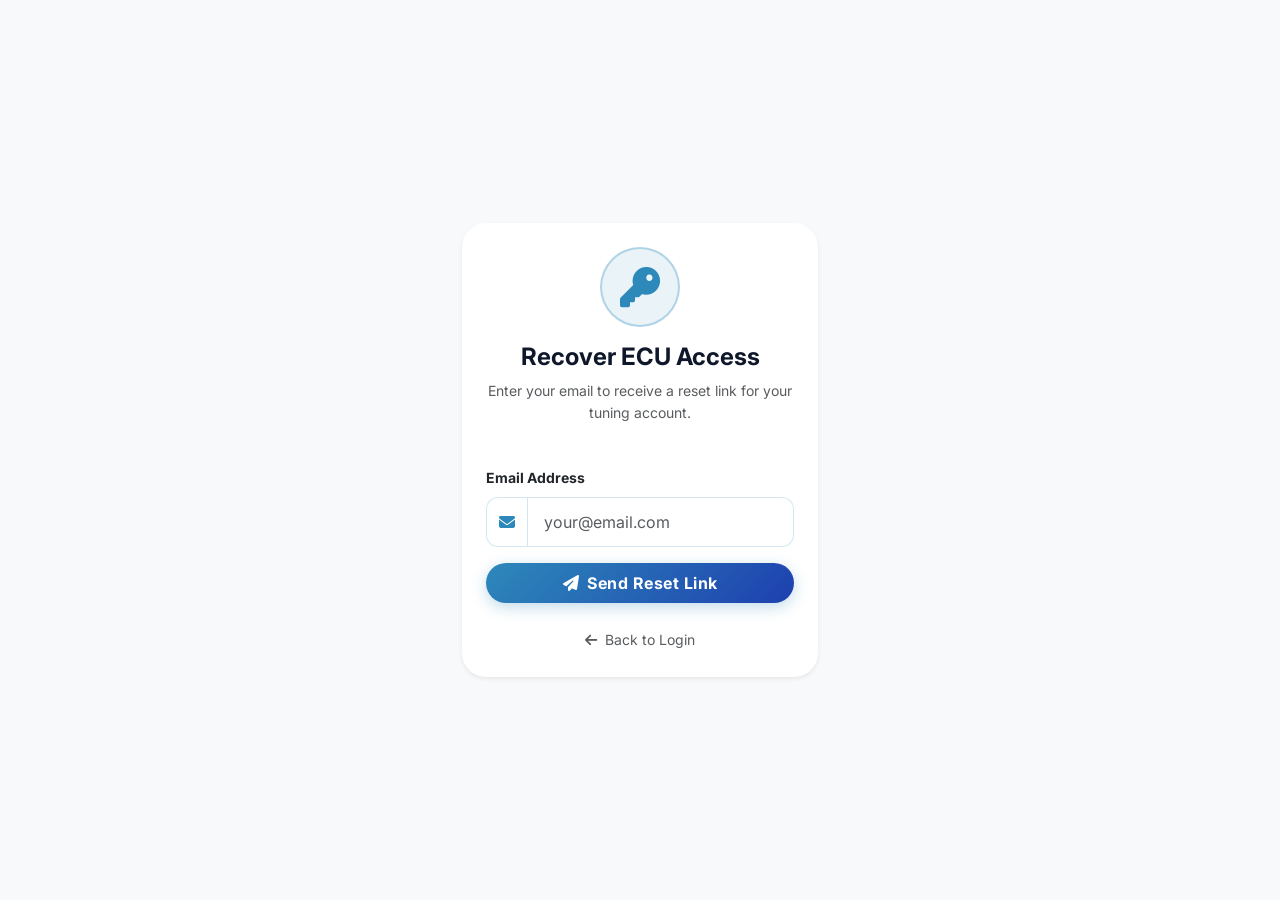
<file: forgot-password.html>
﻿<!DOCTYPE html>
<html lang="en">
<head>
    <meta charset="UTF-8">
    <title>Recover ECU Access | AutoDyno AI</title>
    <link href="https://cdn.jsdelivr.net/npm/bootstrap@5.3.0/dist/css/bootstrap.min.css" rel="stylesheet">
    <link href="https://cdnjs.cloudflare.com/ajax/libs/font-awesome/6.4.0/css/all.min.css" rel="stylesheet">
    <link rel="stylesheet" href="style.css">
</head>
<body class="bg-light d-flex align-items-center justify-content-center vh-100">

    <div class="container">
        <div class="row justify-content-center">
            <div class="col-md-4">
                <div class="card auth-card bg-white border-0 shadow-sm p-4 rounded-4">
                    <div class="text-center mb-4">
                        <div class="recovery-icon mx-auto mb-3">
                            <i class="fas fa-key text-primary"></i>
                        </div>
                        <h4 class="fw-bold">Recover ECU Access</h4>
                        <p class="text-muted small">Enter your email to receive a reset link for your tuning account.</p>
                    </div>
                    
                    <form>
                        <div class="mb-3">
                            <label class="form-label small fw-bold">Email Address</label>
                            <div class="input-group">
                                <span class="input-group-text">
                                    <i class="fas fa-envelope text-primary"></i>
                                </span>
                                <input type="email" class="form-control" placeholder="your@email.com" required>
                            </div>
                        </div>
                        
                        <button type="submit" class="btn btn-primary w-100 rounded-pill py-2 fw-bold">
                            <i class="fas fa-paper-plane me-2"></i>Send Reset Link
                        </button>
                    </form>
                    
                    <div class="text-center mt-4">
                        <a href="owner-login.html" class="text-muted small text-decoration-none">
                            <i class="fas fa-arrow-left me-2"></i>Back to Login
                        </a>
                    </div>
                </div>
            </div>
        </div>
    </div>
</body>
</html>
</file>
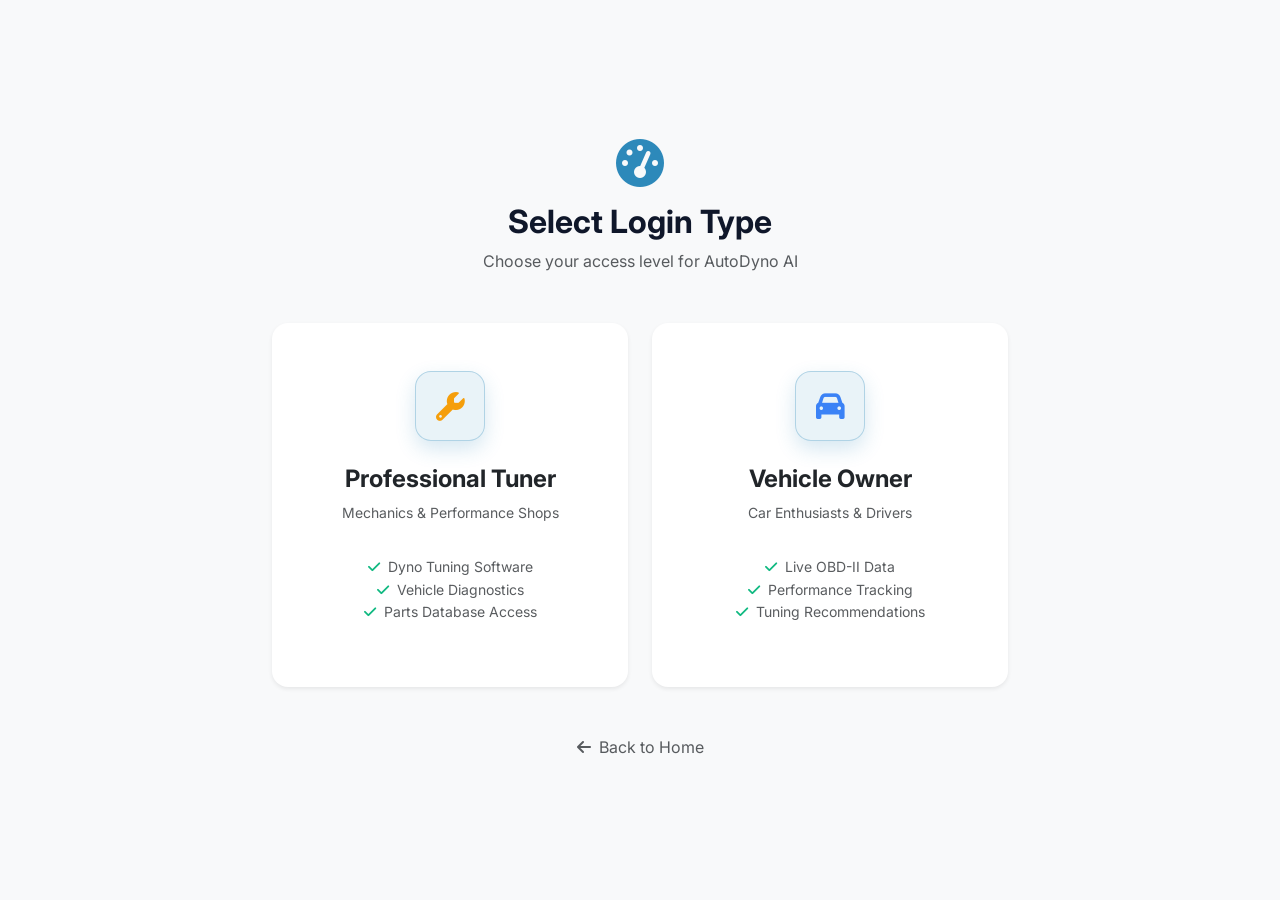
<file: login-choice.html>
﻿<!DOCTYPE html>
<html lang="en">
<head>
    <meta charset="UTF-8">
    <title>AutoDyno AI - Select Login</title>
    <link href="https://cdn.jsdelivr.net/npm/bootstrap@5.3.0/dist/css/bootstrap.min.css" rel="stylesheet">
    <link href="https://cdnjs.cloudflare.com/ajax/libs/font-awesome/6.4.0/css/all.min.css" rel="stylesheet">
    <link rel="stylesheet" href="style.css">
</head>
<body class="bg-light d-flex align-items-center justify-content-center vh-100">

    <div class="container text-center">
        <div class="mb-5">
            <i class="fas fa-tachometer-alt fa-3x text-primary mb-3"></i>
            <h2 class="fw-bold">Select Login Type</h2>
            <p class="text-muted">Choose your access level for AutoDyno AI</p>
        </div>
        
        <div class="row justify-content-center g-4">
            <div class="col-md-4">
                <a href="tuner-login.html" class="text-decoration-none">
                    <div class="card card-choice shadow-sm p-5 rounded-4 bg-white border-0 h-100">
                        <div class="icon-box mb-4 mx-auto">
                            <i class="fas fa-wrench text-warning"></i>
                        </div>
                        <h4 class="text-dark">Professional Tuner</h4>
                        <p class="text-muted small">Mechanics & Performance Shops</p>
                        <ul class="list-unstyled small text-muted mt-3">
                            <li><i class="fas fa-check text-success me-2"></i>Dyno Tuning Software</li>
                            <li><i class="fas fa-check text-success me-2"></i>Vehicle Diagnostics</li>
                            <li><i class="fas fa-check text-success me-2"></i>Parts Database Access</li>
                        </ul>
                    </div>
                </a>
            </div>
            <div class="col-md-4">
                <a href="owner-login.html" class="text-decoration-none">
                    <div class="card card-choice shadow-sm p-5 rounded-4 bg-white border-0 h-100">
                        <div class="icon-box mb-4 mx-auto">
                            <i class="fas fa-car text-info"></i>
                        </div>
                        <h4 class="text-dark">Vehicle Owner</h4>
                        <p class="text-muted small">Car Enthusiasts & Drivers</p>
                        <ul class="list-unstyled small text-muted mt-3">
                            <li><i class="fas fa-check text-success me-2"></i>Live OBD-II Data</li>
                            <li><i class="fas fa-check text-success me-2"></i>Performance Tracking</li>
                            <li><i class="fas fa-check text-success me-2"></i>Tuning Recommendations</li>
                        </ul>
                    </div>
                </a>
            </div>
        </div>
        
        <div class="mt-5">
            <a href="index.html" class="text-muted text-decoration-none">
                <i class="fas fa-arrow-left me-2"></i>Back to Home
            </a>
        </div>
    </div>

</body>
</html>
</file>
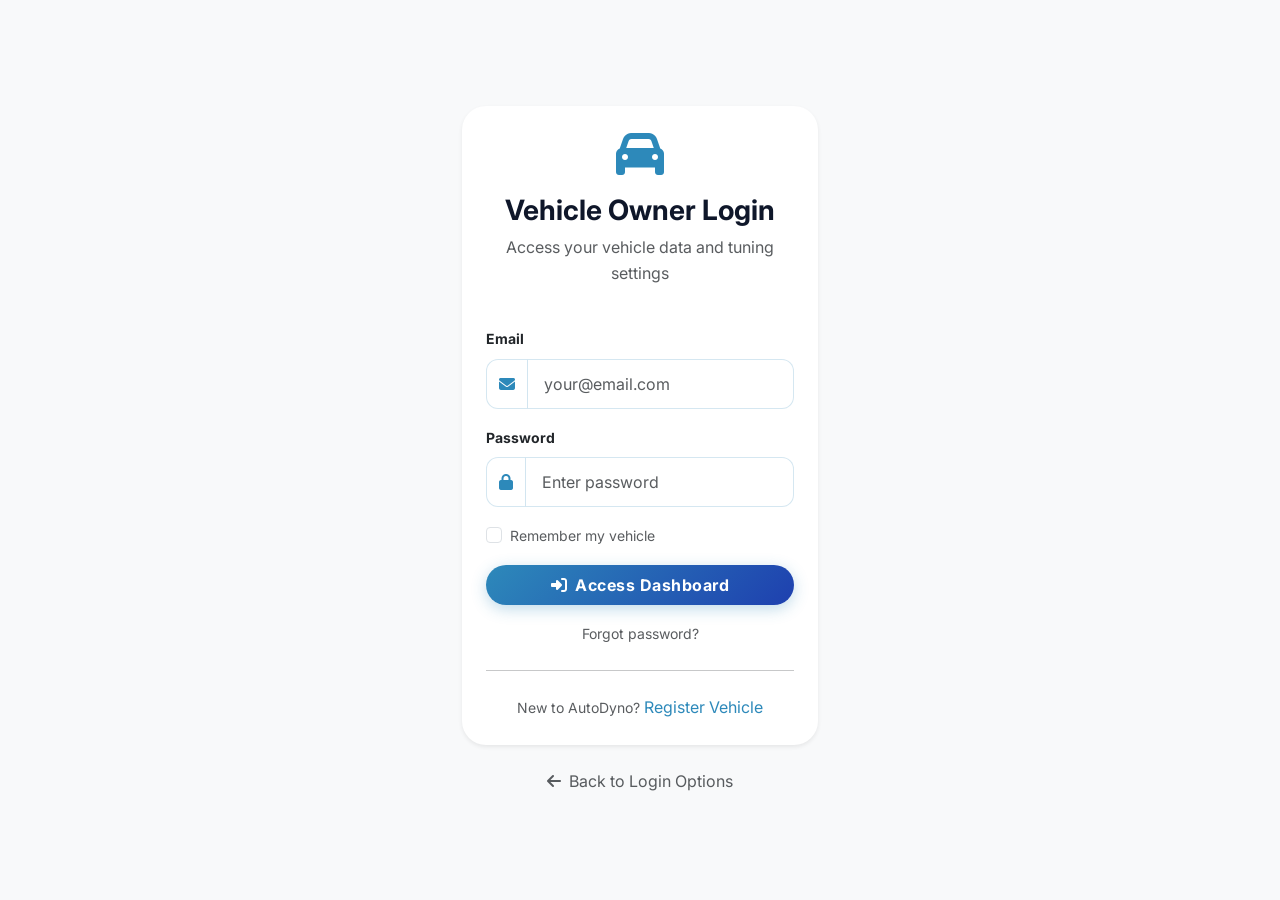
<file: owner-login.html>
﻿<!DOCTYPE html>
<html lang="en">
<head>
    <meta charset="UTF-8">
    <title>Owner Login | AutoDyno AI</title>
    <link href="https://cdn.jsdelivr.net/npm/bootstrap@5.3.0/dist/css/bootstrap.min.css" rel="stylesheet">
    <link href="https://cdnjs.cloudflare.com/ajax/libs/font-awesome/6.4.0/css/all.min.css" rel="stylesheet">
    <link rel="stylesheet" href="style.css">
</head>
<body class="bg-light d-flex align-items-center justify-content-center vh-100">

    <div class="container">
        <div class="row justify-content-center">
            <div class="col-md-4">
                <div class="card auth-card bg-white border-0 shadow-sm p-4 rounded-4">
                    <div class="text-center mb-4">
                        <i class="fas fa-car fa-3x text-primary mb-3"></i>
                        <h3 class="fw-bold">Vehicle Owner Login</h3>
                        <p class="text-muted">Access your vehicle data and tuning settings</p>
                    </div>
                    
                    <form>
                        <div class="mb-3">
                            <label class="form-label small fw-bold">Email</label>
                            <div class="input-group">
                                <span class="input-group-text">
                                    <i class="fas fa-envelope text-primary"></i>
                                </span>
                                <input type="email" class="form-control" placeholder="your@email.com">
                            </div>
                        </div>
                        
                        <div class="mb-3">
                            <label class="form-label small fw-bold">Password</label>
                            <div class="input-group">
                                <span class="input-group-text">
                                    <i class="fas fa-lock text-primary"></i>
                                </span>
                                <input type="password" class="form-control" placeholder="Enter password">
                            </div>
                        </div>
                        
                        <div class="mb-3 form-check">
                            <input type="checkbox" class="form-check-input" id="remember">
                            <label class="form-check-label small text-muted" for="remember">Remember my vehicle</label>
                        </div>
                        
                        <button type="submit" class="btn btn-primary w-100 rounded-pill py-2 fw-bold mb-3">
                            <i class="fas fa-sign-in-alt me-2"></i>Access Dashboard
                        </button>
                    </form>
                    
                    <div class="text-center">
                        <a href="forgot-password.html" class="text-muted small text-decoration-none">Forgot password?</a>
                    </div>
                    
                    <hr class="my-4">
                    
                    <div class="text-center">
                        <span class="text-muted small">New to AutoDyno? </span>
                        <a href="registration.html" class="text-primary text-decoration-none">Register Vehicle</a>
                    </div>
                </div>
            </div>
        </div>
        
        <div class="text-center mt-4">
            <a href="login-choice.html" class="text-muted text-decoration-none">
                <i class="fas fa-arrow-left me-2"></i>Back to Login Options
            </a>
        </div>
    </div>
</body>
</html>
</file>
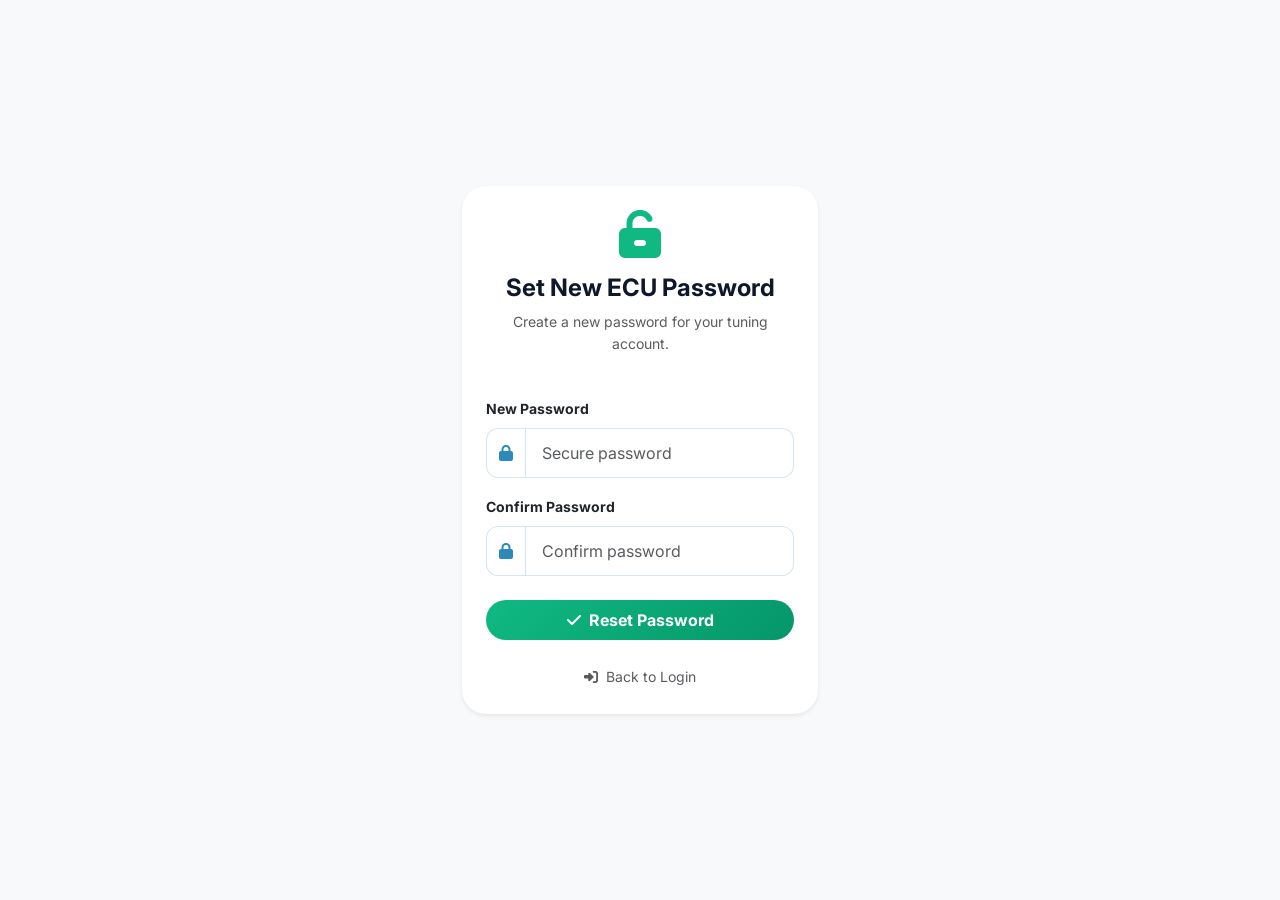
<file: recover-password.html>
﻿<!DOCTYPE html>
<html lang="en">
<head>
    <meta charset="UTF-8">
    <title>Reset ECU Password | AutoDyno AI</title>
    <link href="https://cdn.jsdelivr.net/npm/bootstrap@5.3.0/dist/css/bootstrap.min.css" rel="stylesheet">
    <link href="https://cdnjs.cloudflare.com/ajax/libs/font-awesome/6.4.0/css/all.min.css" rel="stylesheet">
    <link rel="stylesheet" href="style.css">
</head>
<body class="bg-light d-flex align-items-center justify-content-center vh-100">

    <div class="container">
        <div class="row justify-content-center">
            <div class="col-md-4">
                <div class="card auth-card bg-white border-0 shadow-sm p-4 rounded-4">
                    <div class="text-center mb-4">
                        <i class="fas fa-unlock-alt fa-3x text-success mb-3"></i>
                        <h4 class="fw-bold">Set New ECU Password</h4>
                        <p class="text-muted small">Create a new password for your tuning account.</p>
                    </div>
                    
                    <form>
                        <div class="mb-3">
                            <label class="form-label small fw-bold">New Password</label>
                            <div class="input-group">
                                <span class="input-group-text">
                                    <i class="fas fa-lock text-primary"></i>
                                </span>
                                <input type="password" class="form-control" placeholder="Secure password">
                            </div>
                        </div>
                        
                        <div class="mb-4">
                            <label class="form-label small fw-bold">Confirm Password</label>
                            <div class="input-group">
                                <span class="input-group-text">
                                    <i class="fas fa-lock text-primary"></i>
                                </span>
                                <input type="password" class="form-control" placeholder="Confirm password">
                            </div>
                        </div>
                        
                        <button type="submit" class="btn btn-success w-100 rounded-pill py-2 fw-bold">
                            <i class="fas fa-check me-2"></i>Reset Password
                        </button>
                    </form>
                    
                    <div class="text-center mt-4">
                        <a href="owner-login.html" class="text-muted small text-decoration-none">
                            <i class="fas fa-sign-in-alt me-2"></i>Back to Login
                        </a>
                    </div>
                </div>
            </div>
        </div>
    </div>
</body>
</html>
</file>
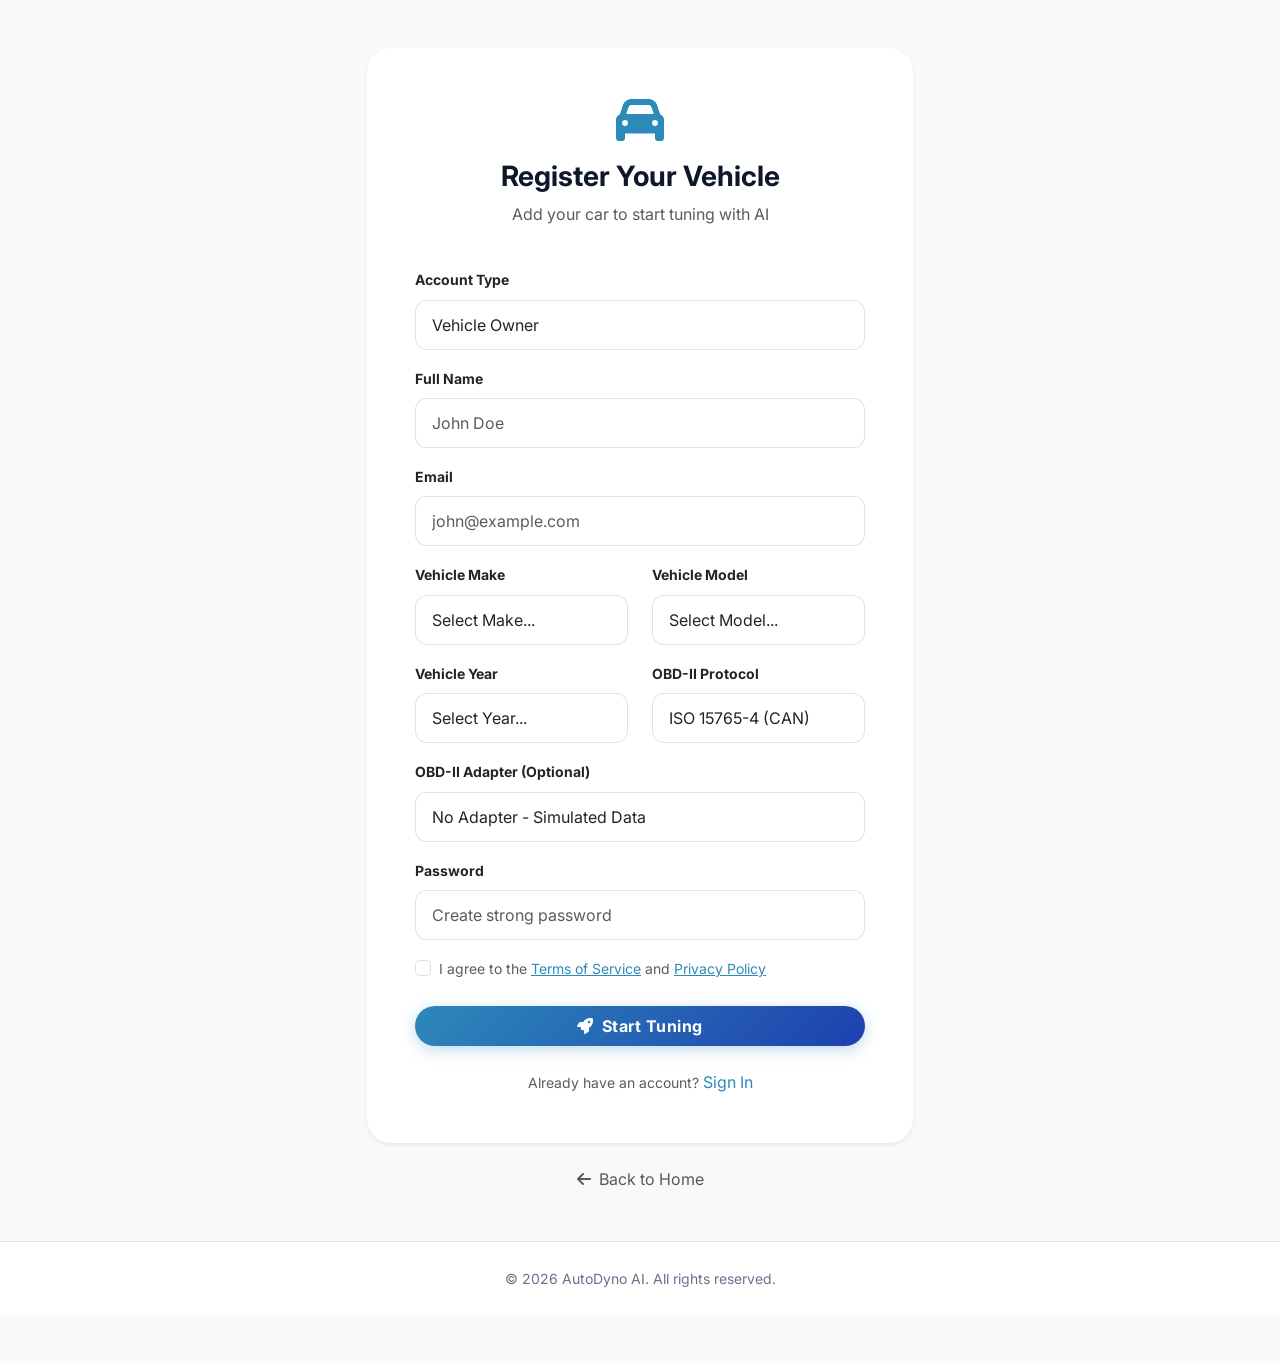
<file: registration.html>
﻿<!DOCTYPE html>
<html lang="en">
<head>
    <meta charset="UTF-8">
    <title>Register Vehicle | AutoDyno AI</title>
    <link href="https://cdn.jsdelivr.net/npm/bootstrap@5.3.0/dist/css/bootstrap.min.css" rel="stylesheet">
    <link href="https://cdnjs.cloudflare.com/ajax/libs/font-awesome/6.4.0/css/all.min.css" rel="stylesheet">
    <link rel="stylesheet" href="style.css">
</head>
<body class="bg-light py-5">
    <div class="container">
        <div class="row justify-content-center">
            <div class="col-md-6">
                <div class="card auth-card p-4 p-lg-5 bg-white border-0 shadow-sm">
                    <div class="text-center mb-4">
                        <i class="fas fa-car fa-3x text-primary mb-3"></i>
                        <h3 class="fw-bold">Register Your Vehicle</h3>
                        <p class="text-muted">Add your car to start tuning with AI</p>
                    </div>
                    
                    <form>
                        <div class="mb-3">
                            <label class="form-label small fw-bold">Account Type</label>
                            <select class="form-select">
                                <option value="owner">Vehicle Owner</option>
                                <option value="tuner">Professional Tuner</option>
                            </select>
                        </div>
                        
                        <div class="mb-3">
                            <label class="form-label small fw-bold">Full Name</label>
                            <input type="text" class="form-control" placeholder="John Doe" required>
                        </div>
                        
                        <div class="mb-3">
                            <label class="form-label small fw-bold">Email</label>
                            <input type="email" class="form-control" placeholder="john@example.com" required>
                        </div>
                        
                        <div class="row">
                            <div class="col-md-6 mb-3">
                                <label class="form-label small fw-bold">Vehicle Make</label>
                                <select class="form-select" id="vehicle-make" required>
                                    <option value="">Select Make...</option>
                                </select>
                            </div>
                            <div class="col-md-6 mb-3">
                                <label class="form-label small fw-bold">Vehicle Model</label>
                                <select class="form-select" id="vehicle-model" required disabled>
                                    <option value="">Select Model...</option>
                                </select>
                            </div>
                        </div>
                        
                        <div class="row">
                            <div class="col-md-6 mb-3">
                                <label class="form-label small fw-bold">Vehicle Year</label>
                                <select class="form-select" id="vehicle-year" required>
                                    <option value="">Select Year...</option>
                                </select>
                            </div>
                            <div class="col-md-6 mb-3">
                                <label class="form-label small fw-bold">OBD-II Protocol</label>
                                <select class="form-select" id="obd-protocol">
                                    <option value="ISO 15765-4 (CAN)">ISO 15765-4 (CAN)</option>
                                    <option value="ISO 14230-4 (KWP)">ISO 14230-4 (KWP)</option>
                                    <option value="ISO 9141-2">ISO 9141-2</option>
                                    <option value="SAE J1850 VPW">SAE J1850 VPW</option>
                                </select>
                            </div>
                        </div>
                        
                        <div class="mb-3">
                            <label class="form-label small fw-bold">OBD-II Adapter (Optional)</label>
                            <select class="form-select" id="obd-adapter">
                                <option value="simulated">No Adapter - Simulated Data</option>
                                <option value="elm327-bt">ELM327 Bluetooth</option>
                                <option value="elm327-wifi">ELM327 WiFi</option>
                                <option value="vcds">VAG-COM (VCDS)</option>
                                <option value="torque">Torque Pro</option>
                                <option value="other">Other</option>
                            </select>
                        </div>
                        
                        <div class="mb-3">
                            <label class="form-label small fw-bold">Password</label>
                            <input type="password" class="form-control" placeholder="Create strong password" required>
                        </div>
                        
                        <div class="mb-4 form-check">
                            <input type="checkbox" class="form-check-input" id="terms" required>
                            <label class="form-check-label small text-muted" for="terms">
                                I agree to the <a href="#" class="text-primary">Terms of Service</a> and <a href="#" class="text-primary">Privacy Policy</a>
                            </label>
                        </div>
                        
                        <button type="submit" class="btn btn-primary w-100 rounded-pill py-2 fw-bold">
                            <i class="fas fa-rocket me-2"></i>Start Tuning
                        </button>
                    </form>
                    
                    <div class="text-center mt-4">
                        <span class="text-muted small">Already have an account? </span>
                        <a href="owner-login.html" class="text-primary text-decoration-none">Sign In</a>
                    </div>
                </div>
            </div>
        </div>
        
        <div class="text-center mt-4">
            <a href="index.html" class="text-muted text-decoration-none">
                <i class="fas fa-arrow-left me-2"></i>Back to Home
            </a>
        </div>
    </div>
    
    <footer class="text-center py-4 text-muted border-top mt-5">
        <small>&copy; 2026 AutoDyno AI. All rights reserved.</small>
    </footer>

    <script src="vehicle-data.js"></script>
    <script>
        document.addEventListener('DOMContentLoaded', function() {
            // Populate make dropdown
            const makeSelect = document.getElementById('vehicle-make');
            const modelSelect = document.getElementById('vehicle-model');
            const yearSelect = document.getElementById('vehicle-year');
            
            // Load makes from database
            vehicleDatabase.makes.forEach(make => {
                const option = document.createElement('option');
                option.value = make.id;
                option.textContent = make.name;
                makeSelect.appendChild(option);
            });
            
            // Make change handler
            makeSelect.addEventListener('change', function() {
                const makeId = this.value;
                modelSelect.innerHTML = '<option value="">Select Model...</option>';
                
                if (makeId && vehicleDatabase.models[makeId]) {
                    modelSelect.disabled = false;
                    vehicleDatabase.models[makeId].forEach(model => {
                        const option = document.createElement('option');
                        option.value = model.toLowerCase().replace(/\s+/g, '-');
                        option.textContent = model;
                        modelSelect.appendChild(option);
                    });
                } else {
                    modelSelect.disabled = true;
                }
            });
            
            // Populate years
            vehicleDatabase.years.forEach(year => {
                const option = document.createElement('option');
                option.value = year;
                option.textContent = year;
                yearSelect.appendChild(option);
            });
        });
    </script>
</body>
</html>
</file>
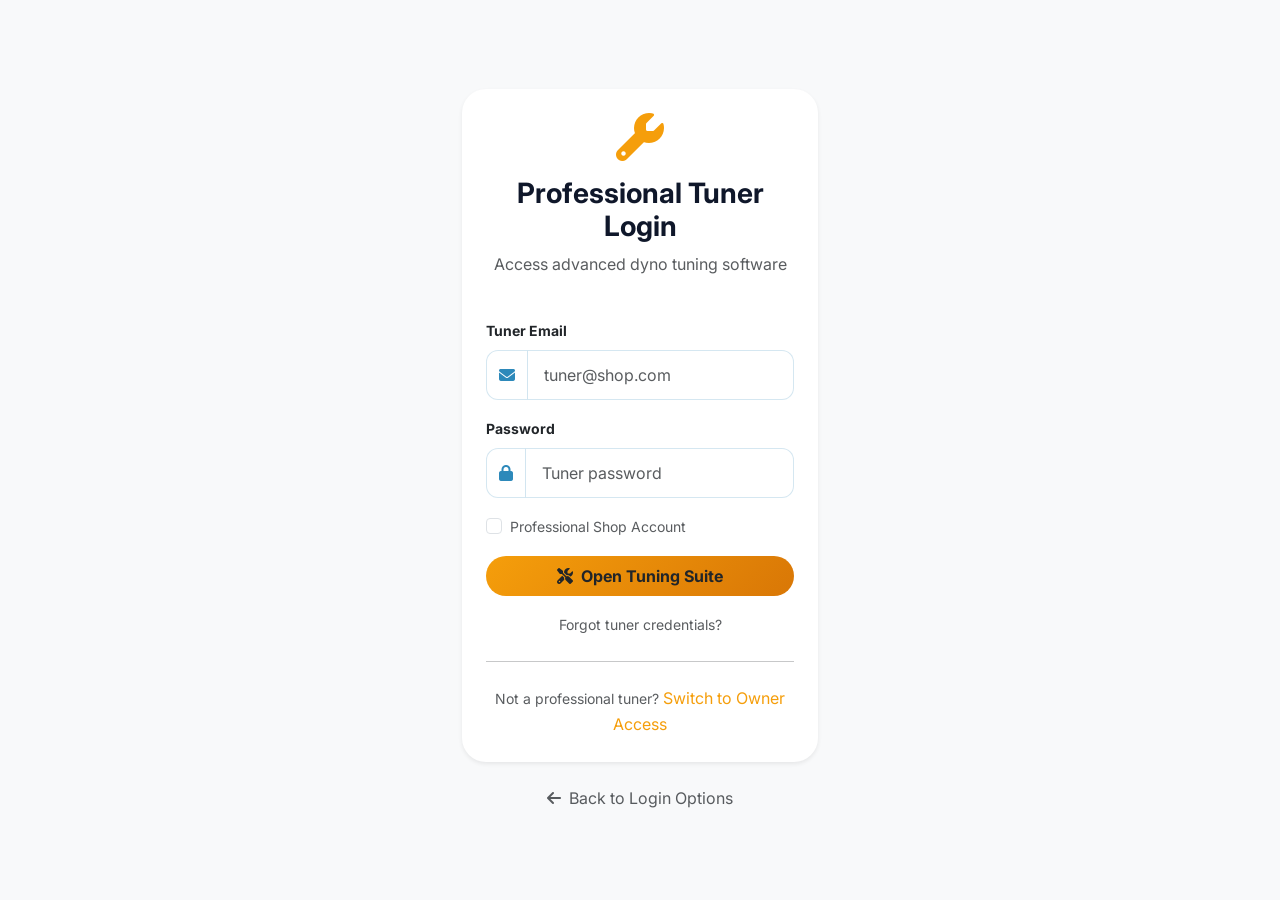
<file: tuner-login.html>
﻿<!DOCTYPE html>
<html lang="en">
<head>
    <meta charset="UTF-8">
    <title>Tuner Login | AutoDyno AI</title>
    <link href="https://cdn.jsdelivr.net/npm/bootstrap@5.3.0/dist/css/bootstrap.min.css" rel="stylesheet">
    <link href="https://cdnjs.cloudflare.com/ajax/libs/font-awesome/6.4.0/css/all.min.css" rel="stylesheet">
    <link rel="stylesheet" href="style.css">
</head>
<body class="bg-light d-flex align-items-center justify-content-center vh-100">

    <div class="container">
        <div class="row justify-content-center">
            <div class="col-md-4">
                <div class="card auth-card bg-white border-0 shadow-sm p-4 rounded-4">
                    <div class="text-center mb-4">
                        <i class="fas fa-wrench fa-3x text-warning mb-3"></i>
                        <h3 class="fw-bold">Professional Tuner Login</h3>
                        <p class="text-muted">Access advanced dyno tuning software</p>
                    </div>
                    
                    <form>
                        <div class="mb-3">
                            <label class="form-label small fw-bold">Tuner Email</label>
                            <div class="input-group">
                                <span class="input-group-text">
                                    <i class="fas fa-envelope text-primary"></i>
                                </span>
                                <input type="email" class="form-control" placeholder="tuner@shop.com">
                            </div>
                        </div>
                        
                        <div class="mb-3">
                            <label class="form-label small fw-bold">Password</label>
                            <div class="input-group">
                                <span class="input-group-text">
                                    <i class="fas fa-lock text-primary"></i>
                                </span>
                                <input type="password" class="form-control" placeholder="Tuner password">
                            </div>
                        </div>
                        
                        <div class="mb-3 form-check">
                            <input type="checkbox" class="form-check-input" id="shop">
                            <label class="form-check-label small text-muted" for="shop">Professional Shop Account</label>
                        </div>
                        
                        <button type="submit" class="btn btn-warning w-100 rounded-pill py-2 fw-bold mb-3 text-dark">
                            <i class="fas fa-tools me-2"></i>Open Tuning Suite
                        </button>
                    </form>
                    
                    <div class="text-center">
                        <a href="forgot-password.html" class="text-muted small text-decoration-none">Forgot tuner credentials?</a>
                    </div>
                    
                    <hr class="my-4">
                    
                    <div class="text-center">
                        <span class="text-muted small">Not a professional tuner? </span>
                        <a href="owner-login.html" class="text-warning text-decoration-none">Switch to Owner Access</a>
                    </div>
                </div>
            </div>
        </div>
        
        <div class="text-center mt-4">
            <a href="login-choice.html" class="text-muted text-decoration-none">
                <i class="fas fa-arrow-left me-2"></i>Back to Login Options
            </a>
        </div>
    </div>
</body>
</html>
</file>
<file: style.css>
﻿@import url('https://fonts.googleapis.com/css2?family=Orbitron:wght@400;700;900&family=Inter:wght@300;400;500;600;700;800&display=swap');

/* AutoDyno AI - Performance Tuning Styles (Blue Theme) */
:root {
    --primary: #2D89BA;
    --secondary: #1E40AF;
    --accent: #38BDF8;
    --dark: #0F172A;
    --darker: #0a0f1a;
    --bg-dark: #F8FAFC;
    --bg-card: #FFFFFF;
    --bg-light: #F8FAFC;
    --text-light: #0F172A;
    --text-muted: #64748B;
    --danger: #EF4444;
    --success: #10B981;
    --warning: #F59E0B;
    --info: #3B82F6;
}

* {
    margin: 0;
    padding: 0;
    box-sizing: border-box;
}

body {
    background-color: var(--bg-light);
    color: var(--dark);
    font-family: "Inter", -apple-system, BlinkMacSystemFont, sans-serif;
    line-height: 1.6;
    overflow-x: hidden;
}

body.dark-theme {
    background: var(--bg-light);
    background-image: none;
}

/* Navbar */
.navbar {
    background: rgba(255, 255, 255, 0.95);
    backdrop-filter: blur(12px);
    border-bottom: 1px solid rgba(0,0,0,0.05);
    box-shadow: 0 4px 20px rgba(0,0,0,0.05);
    padding: 1rem 0;
}

.navbar-brand {
    font-family: "Orbitron", sans-serif;
    letter-spacing: 3px;
    font-size: 1.5rem;
    font-weight: 900;
    color: var(--text-light) !important;
}

.navbar-brand span {
    background: linear-gradient(90deg, #2D89BA, #38BDF8);
    -webkit-background-clip: text;
    -webkit-text-fill-color: transparent;
}

/* Hero Section */
.hero-title {
    font-weight: 800;
    font-size: clamp(2.5rem, 5vw, 4rem);
    line-height: 1.1;
    color: var(--text-light);
    text-shadow: none;
    margin-bottom: 1.5rem;
}

.text-gradient {
    background: linear-gradient(90deg, #2D89BA, #38BDF8);
    -webkit-background-clip: text;
    -webkit-text-fill-color: transparent;
}

/* Feature Cards */
.feature-card {
    background: var(--bg-card);
    padding: 2.5rem;
    border-radius: 20px;
    border: 1px solid rgba(0,0,0,0.05);
    transition: all 0.3s cubic-bezier(0.4, 0, 0.2, 1);
    height: 100%;
    box-shadow: 0 4px 20px rgba(0,0,0,0.05);
}

.feature-card:hover {
    transform: translateY(-8px) scale(1.02);
    box-shadow: 0 20px 60px rgba(45, 137, 186, 0.15);
    border-color: rgba(45, 137, 186, 0.3);
}

.icon-box {
    width: 70px;
    height: 70px;
    background: rgba(45, 137, 186, 0.1);
    color: var(--primary);
    display: flex;
    justify-content: center;
    align-items: center;
    border-radius: 16px;
    font-size: 1.8rem;
    border: 1px solid rgba(45, 137, 186, 0.3);
    box-shadow: 0 8px 20px rgba(45, 137, 186, 0.2);
    margin-bottom: 1.5rem;
}

.icon-box.text-warning { color: var(--warning); }
.icon-box.text-success { color: var(--success); }
.icon-box.text-info { color: var(--info); }

/* Innovation Box */
.innovation-box {
    background: linear-gradient(135deg, #F8FAFC 0%, #E0F2FE 100%);
    padding: 5rem 2rem;
    border-radius: 30px;
    box-shadow: 0 20px 80px rgba(45, 137, 186, 0.1);
    border: 1px solid rgba(45, 137, 186, 0.2);
    position: relative;
    overflow: hidden;
}

.innovation-box::before {
    content: '';
    position: absolute;
    top: -50%;
    left: -50%;
    width: 200%;
    height: 200%;
    background: radial-gradient(circle at center, rgba(45, 137, 186, 0.05) 0%, transparent 60%);
    animation: rotate 20s linear infinite;
}

@keyframes rotate {
    from { transform: rotate(0deg); }
    to { transform: rotate(360deg); }
}

.ls-2 { letter-spacing: 2px; }

/* Gauge Cards */
.gauge-card {
    background: var(--bg-card);
    border: 1px solid rgba(0,0,0,0.05);
    border-radius: 24px;
    position: relative;
    overflow: hidden;
    box-shadow: 0 10px 30px rgba(0,0,0,0.1);
    transition: transform 0.3s ease;
}

.gauge-card:hover {
    transform: translateY(-5px);
    box-shadow: 0 15px 40px rgba(45, 137, 186, 0.15);
}

.gauge-card::before {
    content: '';
    position: absolute;
    top: 0;
    left: 0;
    right: 0;
    height: 3px;
    background: linear-gradient(90deg, var(--accent), var(--primary));
}

.gauge-display {
    padding: 2rem 0;
}

.gauge-value {
    font-size: 4rem;
    font-weight: 700;
    color: var(--text-light);
    font-family: "Orbitron", sans-serif;
    text-shadow: none;
    background: linear-gradient(180deg, #2D89BA 0%, #1E40AF 100%);
    -webkit-background-clip: text;
    -webkit-text-fill-color: transparent;
}

.gauge-value-lg {
    font-size: 2.5rem;
    font-weight: 700;
    font-family: "Orbitron", sans-serif;
    color: var(--primary);
}

.gauge-value-sm {
    font-size: 1.5rem;
    font-weight: 600;
    font-family: "Orbitron", sans-serif;
    color: var(--primary);
}

.gauge-unit {
    font-size: 1rem;
    color: var(--text-muted);
    text-transform: uppercase;
    letter-spacing: 3px;
}

/* Chart Container */
.chart-container {
    background: var(--bg-card) !important;
    border: 1px solid rgba(0,0,0,0.05);
    border-radius: 24px;
    box-shadow: 0 10px 40px rgba(0,0,0,0.1);
    padding: 1.5rem;
    transition: transform 0.3s ease;
}

.chart-container:hover {
    transform: translateY(-5px);
    box-shadow: 0 15px 50px rgba(45, 137, 186, 0.15);
}

.chart-container h5 {
    font-weight: 600;
    color: var(--text-light);
    margin-bottom: 1.5rem;
    letter-spacing: 0.5px;
}

.chart-container canvas {
    max-height: 300px;
}

/* AI Agent Widget */
.ai-agent-wrapper {
    position: fixed;
    bottom: 30px;
    right: 30px;
    z-index: 1050;
}

#agent-check { display: none; }

.agent-bubble {
    width: 70px;
    height: 70px;
    background: linear-gradient(135deg, #2D89BA, #1E40AF);
    border-radius: 50%;
    display: flex;
    justify-content: center;
    align-items: center;
    color: white;
    font-size: 2rem;
    cursor: pointer;
    transition: all 0.3s cubic-bezier(0.175, 0.885, 0.32, 1.275);
    box-shadow: 0 10px 30px rgba(45, 137, 186, 0.5);
    border: 3px solid rgba(255,255,255,0.2);
    animation: pulse 2s infinite;
}

@keyframes pulse {
    0%, 100% { box-shadow: 0 10px 30px rgba(45, 137, 186, 0.5); }
    50% { box-shadow: 0 10px 50px rgba(45, 137, 186, 0.8); }
}

.agent-bubble:hover { 
    transform: scale(1.15); 
    box-shadow: 0 15px 40px rgba(45, 137, 186, 0.7);
}

.chat-popup {
    display: none;
    width: 380px;
    background: var(--bg-card);
    border-radius: 24px;
    margin-bottom: 15px;
    overflow: hidden;
    border: 1px solid rgba(45, 137, 186, 0.2);
    box-shadow: 0 20px 60px rgba(0,0,0,0.2);
}

#agent-check:checked ~ .chat-popup {
    display: block;
    animation: fadeInUp 0.4s ease;
}

@keyframes fadeInUp {
    from { opacity: 0; transform: translateY(20px) scale(0.95); }
    to { opacity: 1; transform: translateY(0) scale(1); }
}

.scrollable-chat {
    max-height: 200px;
    overflow-y: auto;
}

.chat-message {
    padding: 0.75rem 1rem;
    border-radius: 12px;
    margin-bottom: 0.75rem;
    font-size: 0.9rem;
    animation: slideIn 0.3s ease;
}

@keyframes slideIn {
    from { opacity: 0; transform: translateX(-10px); }
    to { opacity: 1; transform: translateX(0); }
}

.chat-message.user {
    background: var(--primary);
    color: white;
    margin-left: 2rem;
}

.chat-message.bot {
    background: rgba(45, 137, 186, 0.1);
    color: var(--text-light);
    margin-right: 2rem;
    border: 1px solid rgba(45, 137, 186, 0.2);
}

/* Buttons */
.btn-primary {
    background: linear-gradient(135deg, #2D89BA, #1E40AF);
    border: none;
    color: white;
    font-weight: 600;
    letter-spacing: 0.5px;
    transition: all 0.3s ease;
    box-shadow: 0 4px 15px rgba(45, 137, 186, 0.3);
    padding: 0.75rem 2rem;
    border-radius: 50px;
}

.btn-primary:hover {
    background: linear-gradient(135deg, #38BDF8, #2D89BA);
    transform: translateY(-2px);
    box-shadow: 0 8px 25px rgba(45, 137, 186, 0.5);
    color: white;
}

.btn-outline-light {
    color: var(--dark);
    border: 2px solid #2D89BA;
    transition: all 0.3s ease;
    padding: 0.75rem 2rem;
    border-radius: 50px;
    background: rgba(255,255,255,0.9);
}

.btn-outline-light:hover {
    background: var(--primary);
    border-color: var(--primary);
    color: white;
    transform: translateY(-2px);
}

.btn-danger {
    background: linear-gradient(135deg, #DC2626, #B91C1C);
    border: none;
    box-shadow: 0 4px 15px rgba(220, 38, 38, 0.4);
    padding: 0.75rem 2rem;
    border-radius: 50px;
}

.btn-danger:hover {
    background: linear-gradient(135deg, #EF4444, #DC2626);
    transform: translateY(-2px);
    box-shadow: 0 8px 25px rgba(220, 38, 38, 0.6);
    color: white;
}

.btn-info {
    background: linear-gradient(135deg, #3B82F6, #2563EB);
    border: none;
    color: white;
}

.btn-info:hover {
    background: linear-gradient(135deg, #60A5FA, #3B82F6);
    color: white;
}

.btn-success {
    background: linear-gradient(135deg, #10B981, #059669);
    border: none;
    color: white;
}

.btn-success:hover {
    background: linear-gradient(135deg, #34D399, #10B981);
    color: white;
}

.btn-warning {
    background: linear-gradient(135deg, #F59E0B, #D97706);
    border: none;
    color: #000;
}

.btn-warning:hover {
    background: linear-gradient(135deg, #FBBF24, #F59E0B);
    color: #000;
}

.btn-outline-secondary {
    color: var(--text-muted);
    border-color: rgba(0,0,0,0.1);
    background: rgba(255,255,255,0.8);
}

.btn-outline-secondary:hover {
    background: var(--primary);
    border-color: var(--primary);
    color: white;
}

.btn-outline-info {
    color: var(--info);
    border-color: var(--info);
    background: transparent;
}

.btn-outline-info:hover {
    background: var(--info);
    color: white;
}

.btn-outline-warning {
    color: var(--warning);
    border-color: var(--warning);
    background: transparent;
}

.btn-outline-warning:hover {
    background: var(--warning);
    color: #000;
}

/* Progress bars */
.progress {
    background: rgba(0,0,0,0.1);
    border-radius: 10px;
    overflow: hidden;
}

.progress-bar {
    transition: width 0.3s ease;
}

.progress-bar.bg-warning { background: linear-gradient(90deg, #F59E0B, #FBBF24) !important; }
.progress-bar.bg-info { background: linear-gradient(90deg, #3B82F6, #60A5FA) !important; }
.progress-bar.bg-danger { background: linear-gradient(90deg, #EF4444, #F87171) !important; }
.progress-bar.bg-success { background: linear-gradient(90deg, #10B981, #34D399) !important; }

/* Footer */
footer {
    background: var(--bg-card) !important;
    border-top: 1px solid rgba(0,0,0,0.05);
    padding: 2rem 0;
    margin-top: 5rem;
}

/* Typography */
h1, h2, h3, h4, h5, h6 {
    color: var(--text-light);
    font-weight: 700;
}

p, span, small {
    color: var(--text-muted);
}

/* Badge */
.badge {
    font-weight: 600;
    letter-spacing: 1px;
    padding: 0.5rem 1rem;
}

.bg-danger-subtle {
    background: rgba(45, 137, 186, 0.15) !important;
    color: #60A5FA !important;
}

.bg-success { background: linear-gradient(135deg, #10B981, #059669) !important; }
.bg-warning { background: linear-gradient(135deg, #F59E0B, #D97706) !important; }
.bg-info { background: linear-gradient(135deg, #3B82F6, #2563EB) !important; }

/* Animations */
@keyframes fadeIn {
    from { opacity: 0; transform: translateY(20px); }
    to { opacity: 1; transform: translateY(0); }
}

.feature-card, .gauge-card, .chart-container {
    animation: fadeIn 0.6s ease-out;
}

/* Custom Scrollbar */
::-webkit-scrollbar {
    width: 8px;
}

::-webkit-scrollbar-track {
    background: var(--bg-light);
}

::-webkit-scrollbar-thumb {
    background: var(--primary);
    border-radius: 4px;
}

::-webkit-scrollbar-thumb:hover {
    background: var(--secondary);
}

/* Utility Classes */
.text-gradient {
    background: linear-gradient(90deg, #2D89BA, #38BDF8);
    -webkit-background-clip: text;
    -webkit-text-fill-color: transparent;
}

.bg-dark {
    background-color: var(--bg-card) !important;
    color: var(--text-light);
}

.dark-bg-section {
    background: var(--bg-light);
    padding: 4rem 0;
}

/* Sections */
section {
    padding: 4rem 0;
}

/* Auth Cards */
.auth-card {
    border-radius: 24px !important;
    box-shadow: 0 20px 60px rgba(0,0,0,0.1);
}

.auth-card .form-control, .auth-card .form-select {
    border-radius: 12px;
    padding: 0.75rem 1rem;
    background: rgba(255,255,255,0.9);
    border: 1px solid rgba(45, 137, 186, 0.2);
}

.auth-card .input-group-text {
    border-radius: 12px 0 0 12px;
    background: rgba(255,255,255,0.9);
    border: 1px solid rgba(45, 137, 186, 0.2);
    color: var(--primary);
}

.auth-card .form-control:focus, .auth-card .form-select:focus {
    border-color: var(--primary);
    box-shadow: 0 0 0 0.2rem rgba(45, 137, 186, 0.25);
}

/* Recovery Icon */
.recovery-icon {
    width: 80px;
    height: 80px;
    background: rgba(45, 137, 186, 0.1);
    border-radius: 50%;
    display: flex;
    align-items: center;
    justify-content: center;
    margin: 0 auto 1.5rem;
    font-size: 2.5rem;
    color: var(--primary);
    border: 2px solid rgba(45, 137, 186, 0.3);
}

/* Vehicle Cards */
.vehicle-card {
    border: 2px solid transparent;
    transition: all 0.3s ease;
    cursor: pointer;
    position: relative;
    overflow: hidden;
    background: white;
    border-radius: 16px;
    box-shadow: 0 4px 20px rgba(0,0,0,0.05);
}

.vehicle-card:hover {
    transform: translateY(-10px);
    border-color: var(--primary);
    box-shadow: 0 15px 40px rgba(45, 137, 186, 0.2);
}

.vehicle-card img {
    width: 100%;
    height: 120px;
    object-fit: cover;
    transition: transform 0.3s ease;
    background: #F8FAFC;
}

.vehicle-card:hover img {
    transform: scale(1.05);
}

/* Part Cards */
.part-card {
    transition: all 0.3s ease;
    position: relative;
    background: white;
    border-radius: 16px;
    box-shadow: 0 4px 20px rgba(0,0,0,0.05);
}

.part-card:hover {
    transform: translateY(-8px);
    box-shadow: 0 20px 60px rgba(45, 137, 186, 0.15);
    border-color: var(--primary) !important;
}

.part-image {
    display: flex;
    align-items: center;
    justify-content: center;
    background: linear-gradient(135deg, #F8FAFC 0%, #E0F2FE 100%);
    position: relative;
}

.part-image i {
    filter: drop-shadow(0 4px 8px rgba(0,0,0,0.1));
}

.part-card .progress {
    border-radius: 10px;
    overflow: hidden;
    background: rgba(0,0,0,0.1);
}

/* Dyno Gauges */
.gauge-container .gauge-card {
    background: linear-gradient(135deg, #F8FAFC, #FFFFFF);
    border: 1px solid rgba(45, 137, 186, 0.2);
    border-radius: 16px;
    box-shadow: 0 4px 20px rgba(0,0,0,0.05);
    transition: all 0.3s ease;
}

.gauge-container .gauge-card:hover {
    transform: translateY(-5px);
    box-shadow: 0 10px 30px rgba(45, 137, 186, 0.15);
}

/* Bs utilities overrides */
.border-secondary {
    border-color: rgba(45, 137, 186, 0.15) !important;
}

.form-control:focus, .form-select:focus {
    background-color: white;
    border-color: var(--primary);
    color: var(--text-light);
    box-shadow: 0 0 0 0.2rem rgba(45, 137, 186, 0.25);
}

.form-range::-webkit-slider-thumb {
    background: var(--primary);
}

.form-range::-moz-range-thumb {
    background: var(--primary);
}

/* Card choice hover effect */
.card-choice {
    transition: all 0.3s ease;
    cursor: pointer;
    background: white;
    border: 1px solid rgba(0,0,0,0.05);
    border-radius: 20px;
}

.card-choice:hover {
    transform: translateY(-5px);
    border-color: var(--primary) !important;
    box-shadow: 0 10px 30px rgba(45, 137, 186, 0.2);
}

/* Modal styling */
.modal-content {
    border-radius: 20px;
    overflow: hidden;
    background: white;
    border: 1px solid rgba(45, 137, 186, 0.2);
}

.modal-header {
    background: rgba(45, 137, 186, 0.1);
    border-bottom: 1px solid rgba(45, 137, 186, 0.2);
}

.modal-footer {
    border-top: 1px solid rgba(45, 137, 186, 0.2);
}

/* Responsive tweaks */
@media (max-width: 768px) {
    .navbar-brand span {
        font-size: 1.2rem;
    }
    
    .hero-title {
        font-size: 2rem;
    }
    
    .gauge-value {
        font-size: 2.5rem;
    }
    
    .gauge-value-lg {
        font-size: 1.8rem;
    }
    
    .chat-popup {
        width: 340px;
        right: 10px;
    }
    
    .feature-card {
        padding: 1.5rem;
    }
}

/* Smooth scrolling */
html {
    scroll-behavior: smooth;
}

/* Custom focus styles */
button:focus, input:focus, select:focus, a:focus {
    outline: 2px solid var(--primary);
    outline-offset: 2px;
}

.text-primary { color: var(--primary) !important; }
.text-success { color: var(--success) !important; }
.text-warning { color: var(--warning) !important; }
.text-info { color: var(--info) !important; }
.text-danger { color: var(--danger) !important; }

.bg-primary { background-color: var(--primary) !important; }
.bg-success { background-color: var(--success) !important; }
.bg-warning { background-color: var(--warning) !important; }
.bg-info { background-color: var(--info) !important; }

.btn-outline-primary {
    color: var(--primary);
    border: 2px solid var(--primary);
    background: transparent;
}

.btn-outline-primary:hover {
    background: var(--primary);
    border-color: var(--primary);
    color: white;
}

.form-control, .form-select {
    border: 1px solid rgba(45, 137, 186, 0.2);
}

.input-group-text {
    border: 1px solid rgba(45, 137, 186, 0.2);
    color: var(--primary);
}
</file>
